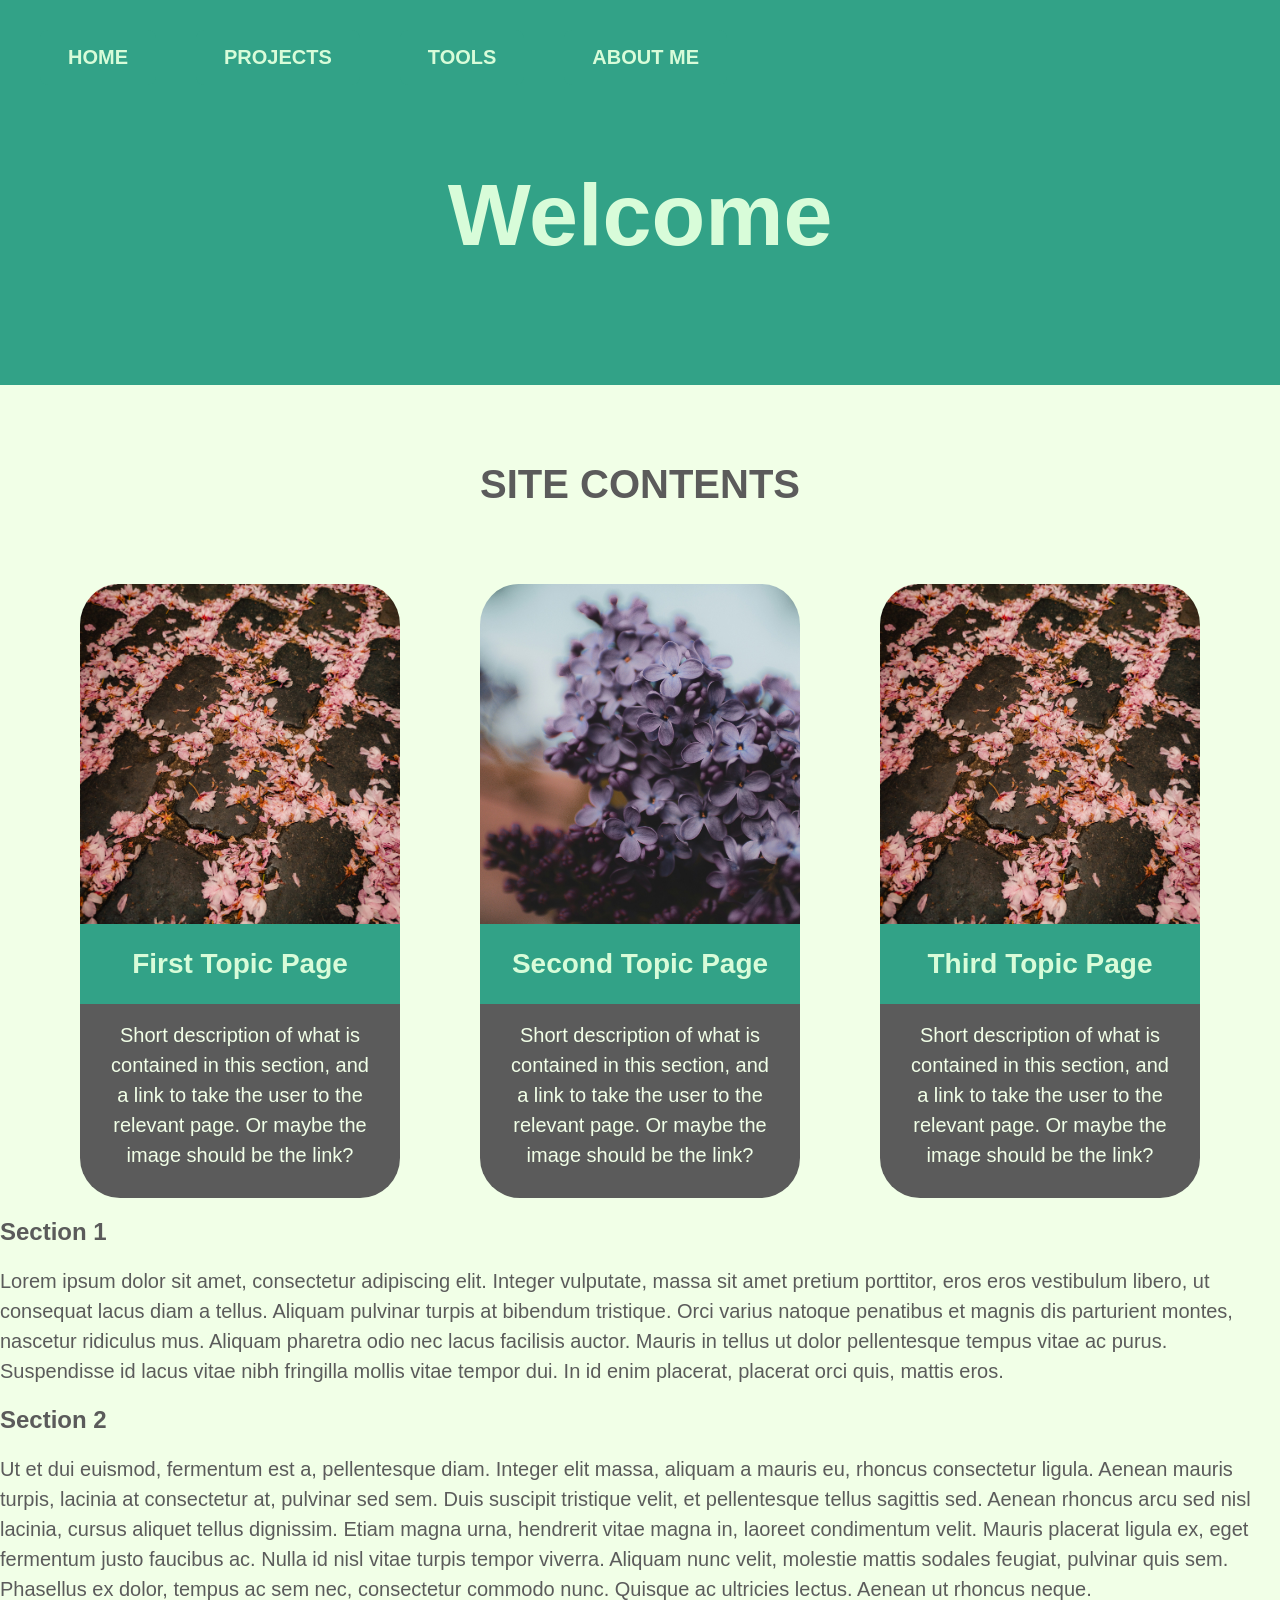
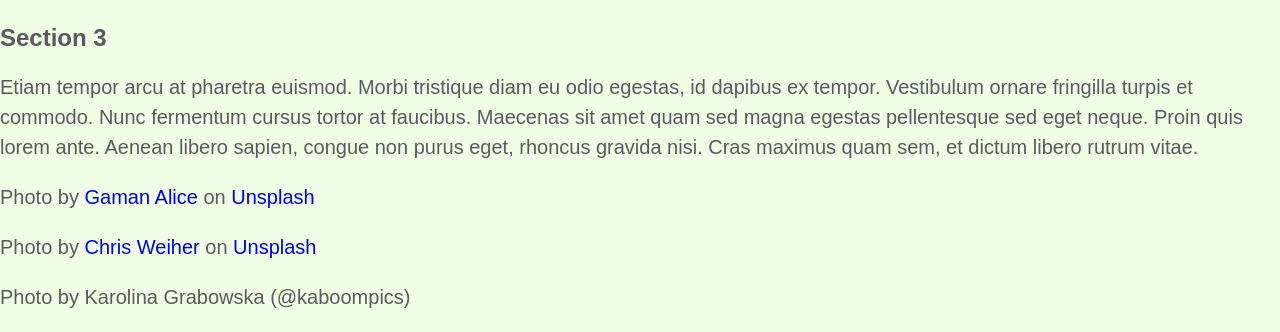
<file: index.html>
<!DOCTYPE html>
<html lang="en">
<head>
    <meta charset="UTF-8">
    <title>Home</title>
    <link rel="stylesheet" href="/style.css">
</head>

<body>
<div class="top-bar">
    <div class="link-buttons">
        <a class="button" href="index.html">HOME</a>
        <a class="button" href="projects/projects.html">PROJECTS</a>
        <a class="button" href="tools/tools.html">TOOLS</a>
        <a class="button" href="about/about.html">ABOUT ME</a>
    </div>
    <h1>Welcome</h1>
</div>
<div class="main-container">
    <h1>SITE CONTENTS</h1>
    <div class="sections-container">
        <div class="section">
            <a href="about/about.html">
                <img src="/images/pink_flowers_path.jpg" alt="Pink Flowers">
            </a>
            <h2>First Topic Page</h2>
            <p>Short description of what is contained in this section, and a link to take the user to the relevant page. Or maybe the image should be the link?</p>
        </div>
        <div class="section">
            <a href="about/about.html">
                <img src="/images/lilacs.jpg" alt="Lilacs">
            </a>
            <h2>Second Topic Page</h2>
            <p>Short description of what is contained in this section, and a link to take the user to the relevant page. Or maybe the image should be the link?</p>
        </div>
        <div class="section">
            <a href="about/about.html">
                <img src="/images/pink_flowers_path.jpg" alt="Pink Flowers">
            </a>
            <h2>Third Topic Page</h2>
            <p>Short description of what is contained in this section, and a link to take the user to the relevant page. Or maybe the image should be the link?</p>
        </div>
    </div>
</div>

<div class="text">
    <h2>Section 1</h2>
    <p>Lorem ipsum dolor sit amet, consectetur adipiscing elit. Integer vulputate, massa sit amet
        pretium porttitor, eros eros vestibulum libero, ut consequat lacus diam a tellus. Aliquam
        pulvinar turpis at bibendum tristique. Orci varius natoque penatibus et magnis dis parturient
        montes, nascetur ridiculus mus. Aliquam pharetra odio nec lacus facilisis auctor. Mauris in tellus
        ut dolor pellentesque tempus vitae ac purus. Suspendisse id lacus vitae nibh fringilla mollis vitae
        tempor dui. In id enim placerat, placerat orci quis, mattis eros. </p>
</div>
<div class="text">
    <h2>Section 2</h2>
    <p>Ut et dui euismod, fermentum est a, pellentesque diam. Integer elit massa, aliquam a mauris eu, rhoncus
        consectetur ligula. Aenean mauris turpis, lacinia at consectetur at, pulvinar sed sem. Duis suscipit
        tristique velit, et pellentesque tellus sagittis sed. Aenean rhoncus arcu sed nisl lacinia, cursus
        aliquet tellus dignissim. Etiam magna urna, hendrerit vitae magna in, laoreet condimentum velit.
        Mauris placerat ligula ex, eget fermentum justo faucibus ac. Nulla id nisl vitae turpis tempor viverra.
        Aliquam nunc velit, molestie mattis sodales feugiat, pulvinar quis sem. Phasellus ex dolor, tempus ac
        sem nec, consectetur commodo nunc. Quisque ac ultricies lectus. Aenean ut rhoncus neque. </p>
</div>
<div class="text">
    <h2>Section 3</h2>
    <p>Etiam tempor arcu at pharetra euismod. Morbi tristique diam eu odio egestas, id dapibus ex tempor.
        Vestibulum ornare fringilla turpis et commodo. Nunc fermentum cursus tortor at faucibus. Maecenas
        sit amet quam sed magna egestas pellentesque sed eget neque. Proin quis lorem ante. Aenean libero
        sapien, congue non purus eget, rhoncus gravida nisi. Cras maximus quam sem, et dictum libero rutrum
        vitae. </p>
</div>

<div class="image-attribution">
    <p>Photo by <a href="https://unsplash.com/@gamanalice3012?utm_source=unsplash&utm_medium=referral&utm_content=creditCopyText">Gaman Alice</a> on <a href="https://unsplash.com/photos/close-up-of-purple-lilac-flowers-in-bloom-kyH41wi8KAM?utm_source=unsplash&utm_medium=referral&utm_content=creditCopyText">Unsplash</a></p>
    <p>Photo by <a href="https://unsplash.com/@chrisvomradio_jpeg?utm_source=unsplash&utm_medium=referral&utm_content=creditCopyText">Chris Weiher</a> on <a href="https://unsplash.com/photos/pink-cherry-blossom-petals-scattered-on-dark-paving-stones-f8AD91kEdM4?utm_source=unsplash&utm_medium=referral&utm_content=creditCopyText">Unsplash</a></p>
    <p>Photo by Karolina Grabowska (@kaboompics)</p>
</div>

</body>

</html>
</file>
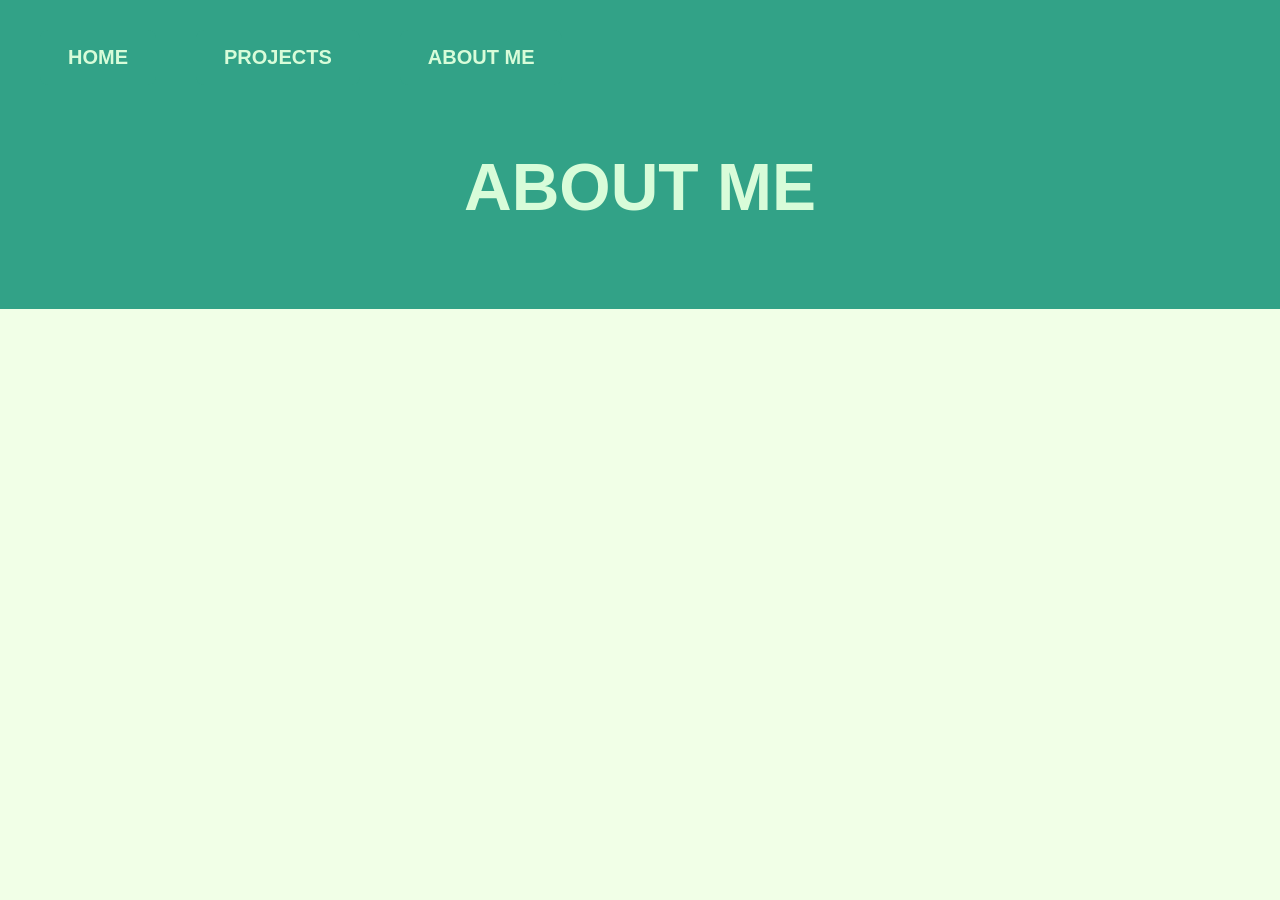
<file: about/about.html>
<!DOCTYPE html>
<html lang="en">
<head>
    <meta charset="UTF-8">
    <title>About Me</title>
    <link rel="stylesheet" href="about.css">
</head>
<body>
<div class="top-bar">
    <div class="link-buttons">
        <a class="button" href="/index.html">HOME</a>
        <a class="button" href="pages/">PROJECTS</a>
        <a class="button" href="about.html">ABOUT ME</a>
    </div>
    <h1>ABOUT ME</h1>
</div>
</body>
</html>
</file>
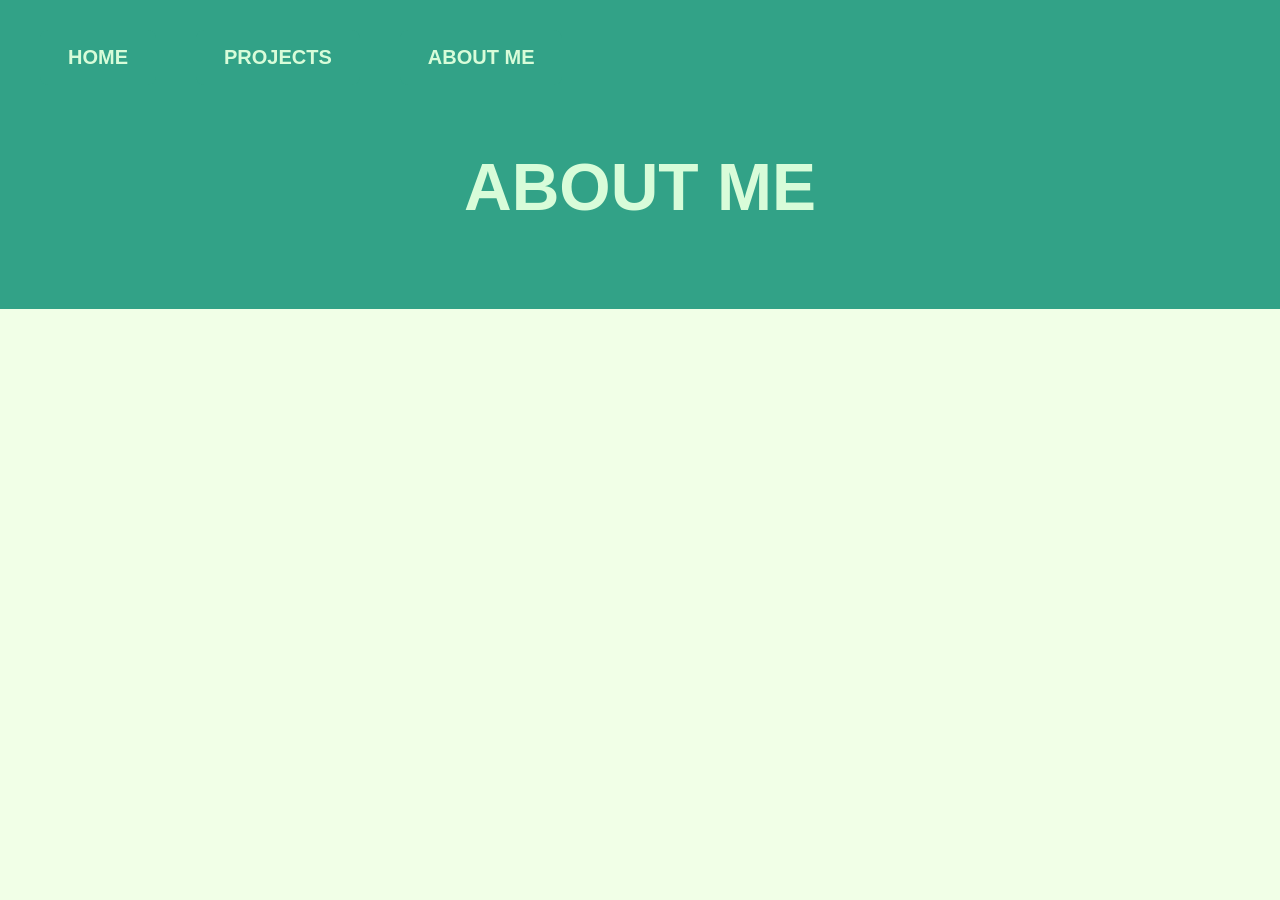
<file: projects/projects.html>
<!DOCTYPE html>
<html lang="en">
<head>
    <meta charset="UTF-8">
    <title>Projects</title>
    <link rel="stylesheet" href="projects.css">
</head>
<body>
<div class="top-bar">
    <div class="link-buttons">
        <a class="button" href="../index.html">HOME</a>
        <a class="button" href="projects.html">PROJECTS</a>
        <a class="button" href="../about/about.html">ABOUT ME</a>
    </div>
    <h1>ABOUT ME</h1>
</div>
</body>
</html>
</file>
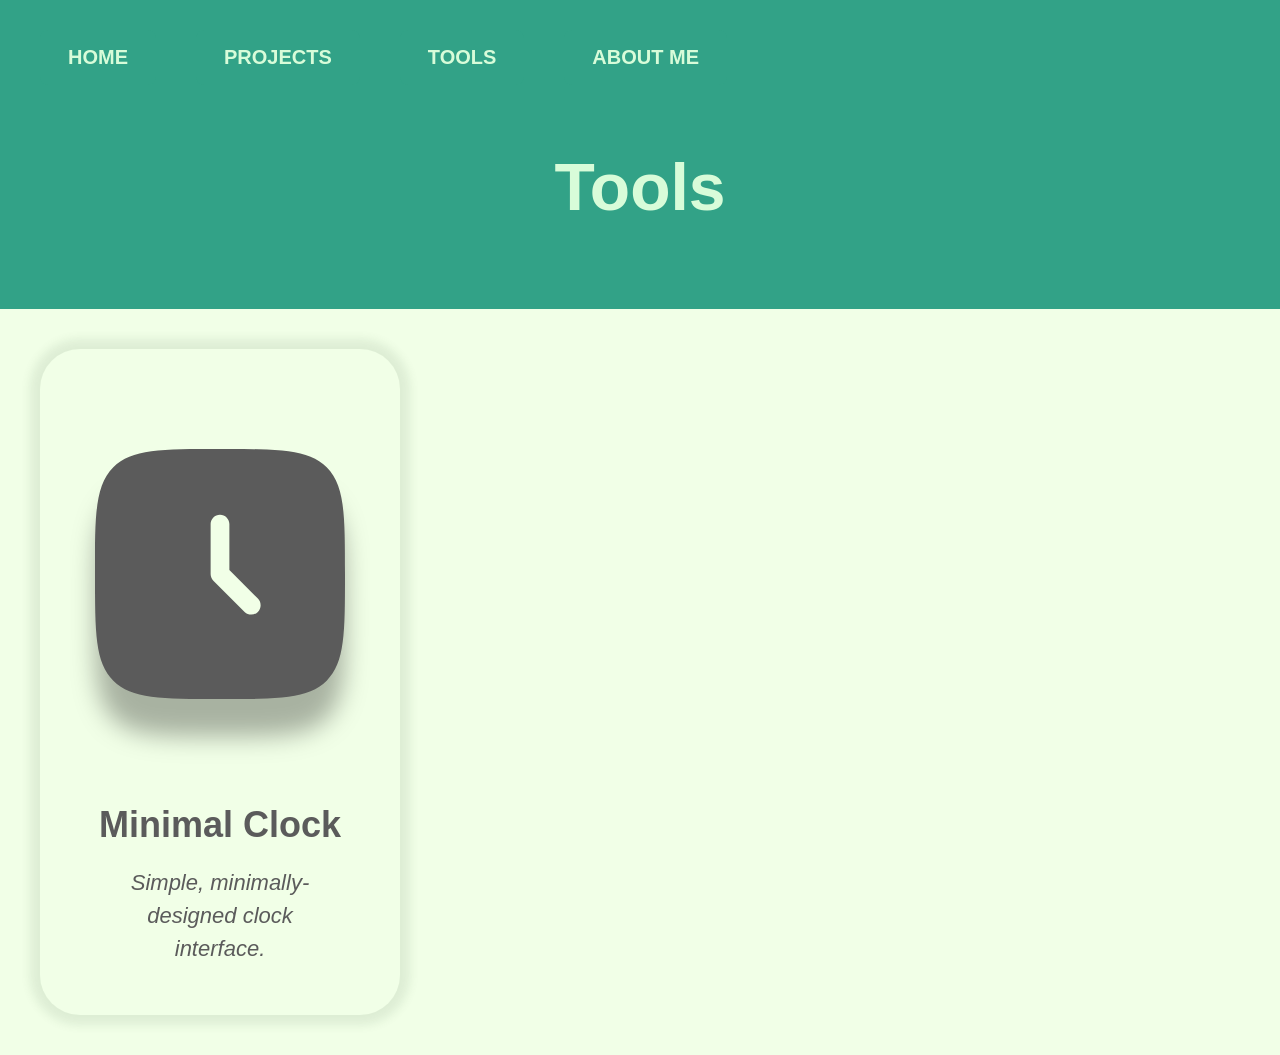
<file: tools/tools.html>
<!DOCTYPE html>
<html lang="en">
<head>
    <meta charset="UTF-8">
    <title>Tools</title>
    <link rel="stylesheet" href="tools.css">
</head>
<body>
<div class="top-bar">
    <div class="link-buttons">
        <a class="button" href="/index.html">HOME</a>
        <a class="button" href="/projects/projects.html">PROJECTS</a>
        <a class="button" href="tools.html">TOOLS</a>
        <a class="button" href="/about/about.html">ABOUT ME</a>
    </div>
    <h1>Tools</h1>
</div>

<div class="tools-container">
    <div class="tool-item">
        <a href="minimal-clock/minimal-clock.html" >
        <!--NOTE: default window fit is < 2 2 20 20>-->
            <svg class="custom-icon" viewBox="0 2 24 26">
                <path class="icon-background" d="M2 12C2 7.28595 2 4.92893 3.46447 3.46447C4.92893 2 7.28595 2 12 2C16.714 2 19.0711 2 20.5355 3.46447C22 4.92893 22 7.28595 22 12C22 16.714 22 19.0711 20.5355 20.5355C19.0711 22 16.714 22 12 22C7.28595 22 4.92893 22 3.46447 20.5355C2 19.0711 2 16.714 2 12Z" fill="#1C274C"/>
                <path class="icon-details" fill-rule="evenodd" clip-rule="evenodd" d="M12 7.25C12.4142 7.25 12.75 7.58579 12.75 8V11.6893L15.0303 13.9697C15.3232 14.2626 15.3232 14.7374 15.0303 15.0303C14.7374 15.3232 14.2626 15.3232 13.9697 15.0303L11.4697 12.5303C11.329 12.3897 11.25 12.1989 11.25 12V8C11.25 7.58579 11.5858 7.25 12 7.25Z" fill="white"/>
            </svg>
        </a>
        <h1>Minimal Clock</h1>
        <p>Simple, minimally-designed clock interface.</p>
    </div>
</div>

</body>
</html>
</file>
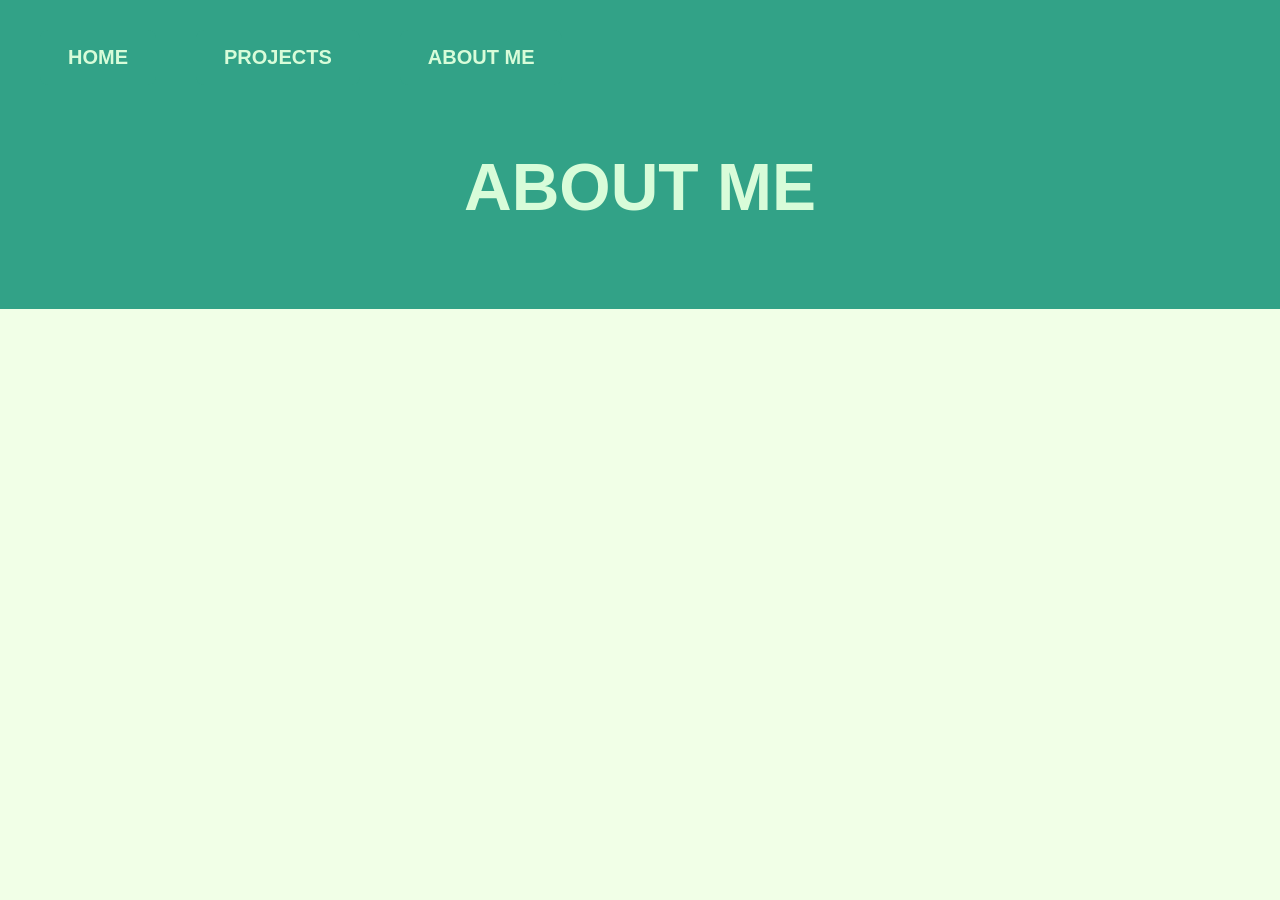
<file: pages/about/about.html>
<!DOCTYPE html>
<html lang="en">
<head>
    <meta charset="UTF-8">
    <title>Title</title>
    <link rel="stylesheet" href="about.css">
</head>
<body>
<div class="top-bar">
    <div class="link-buttons">
        <a class="button" href="/index.html">HOME</a>
        <a class="button" href="pages/">PROJECTS</a>
        <a class="button" href="about.html">ABOUT ME</a>
    </div>
    <h1>ABOUT ME</h1>
</div>
</body>
</html>
</file>
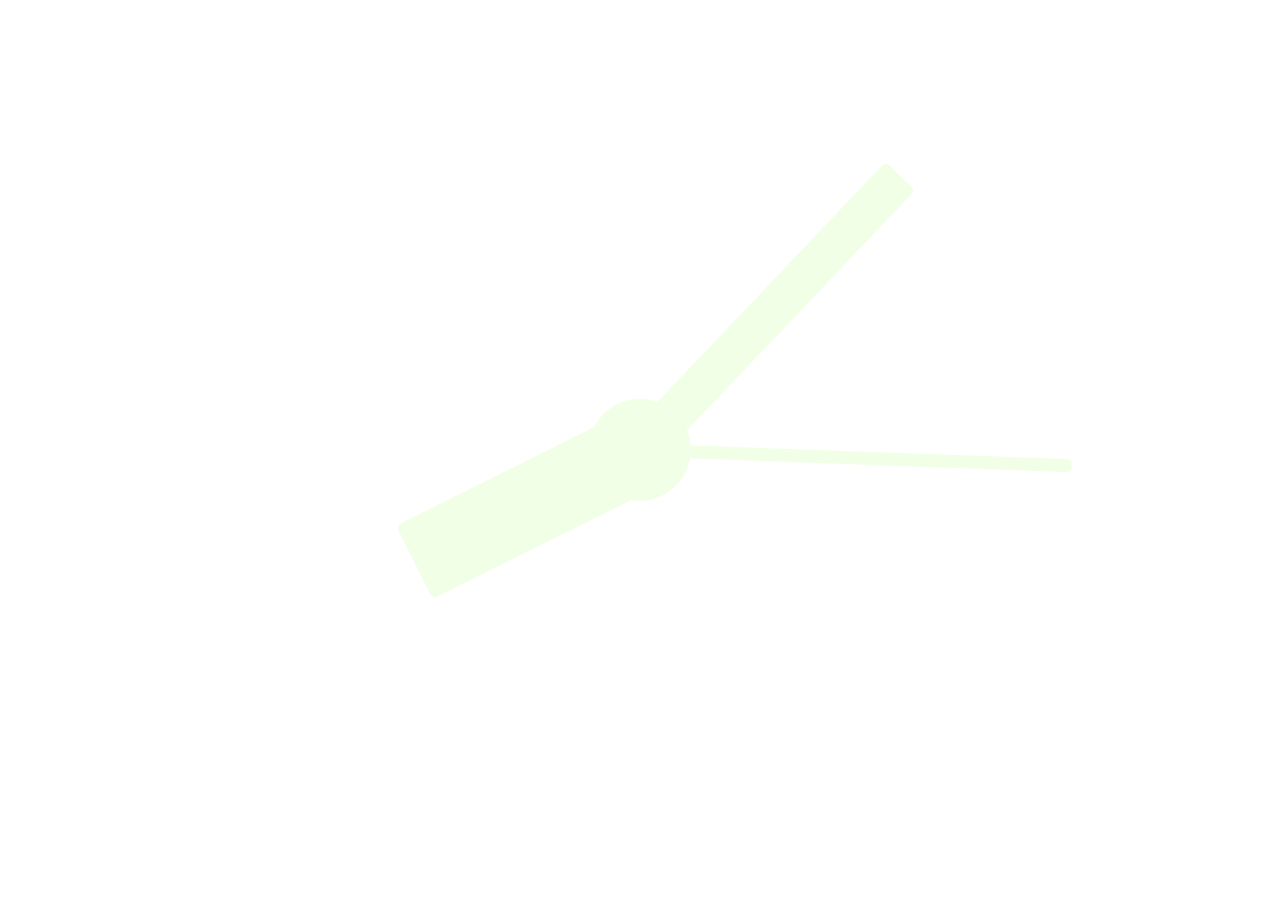
<file: tools/minimal-clock/clock-test.html>
<!DOCTYPE html>
<html lang="en">
<head>
    <meta charset="UTF-8">
    <title><!DOCTYPE html>
        <html lang="en">
        <head>
        <meta charset="UTF-8">
        <title>Clock Test</title>
    <link rel="stylesheet" href="clock-test.css">
    <script src="clock.js" defer></script>
</head>
<body>
<div class="clock">

    <div class="hand hour-hand"></div>
    <div class="hand minute-hand"></div>
    <div class="hand second-hand"></div>
    <div class="center-circle"></div>
</div>
</body>
</html>
</file>
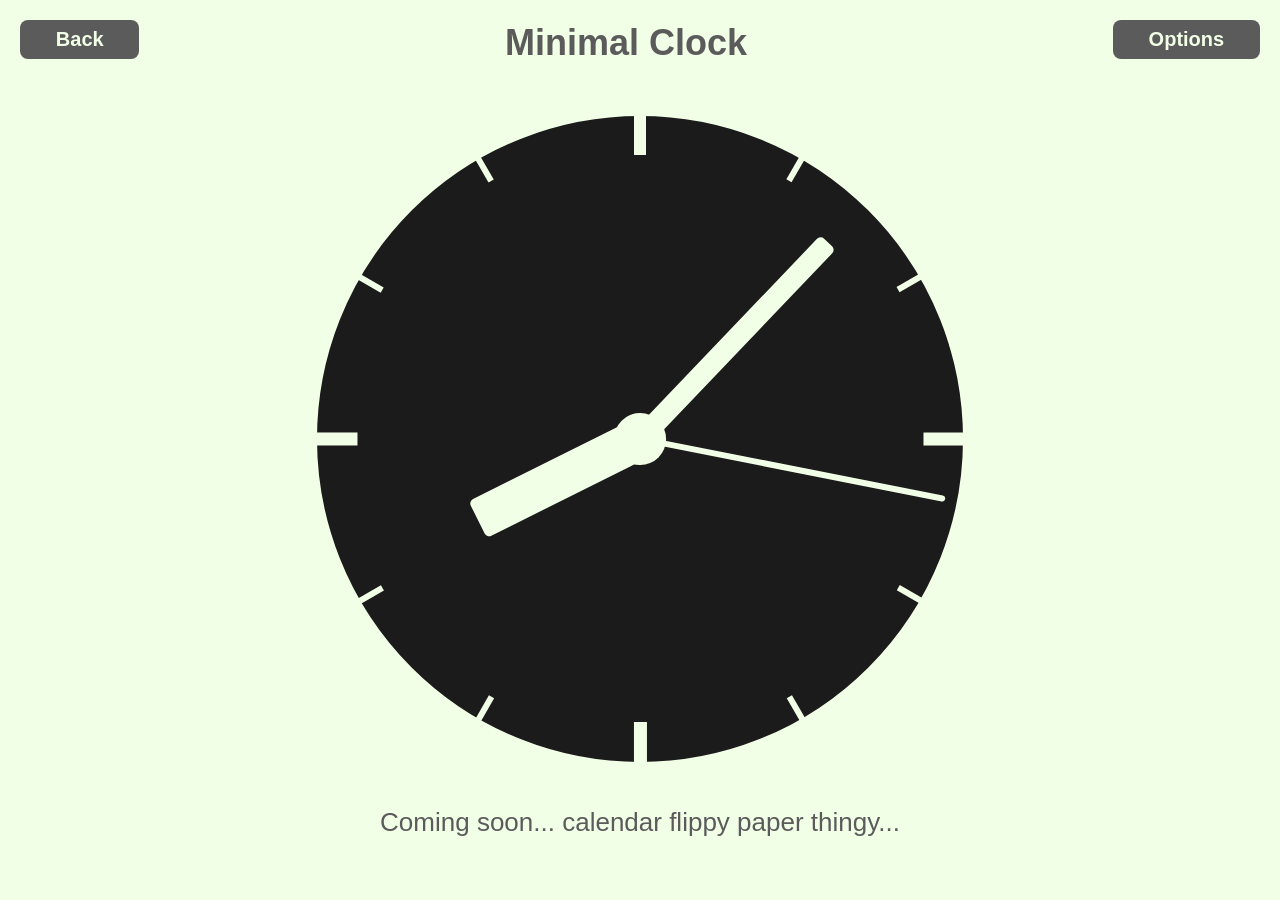
<file: tools/minimal-clock/minimal-clock.html>
<!DOCTYPE html>
<html lang="en">
<head>
    <meta charset="UTF-8">
    <title><!DOCTYPE html>
        <html lang="en">
        <head>
        <meta charset="UTF-8">
        <title>Minimal Timer</title>
    <link rel="stylesheet" href="minimal-clock.css">
    <script src="clock.js" defer></script>
</head>
<body>
<div class="top-bar">
    <a class="button" href="../tools.html">Back</a>
    <h1 class="title">Minimal Clock</h1>
    <h1 class="button">Options</h1>
</div>


<div class="main-container">
    <div class="clock">
        <div class="hand hour-hand"></div>
        <div class="hand minute-hand"></div>
        <div class="hand second-hand"></div>
        <div class="center-circle"></div>
        <div class="tick-mark medium" style="--i: 1;"></div>
        <div class="tick-mark medium" style="--i: 2;"></div>
        <div class="tick-mark large" style="--i: 3;"></div>
        <div class="tick-mark medium" style="--i: 4;"></div>
        <div class="tick-mark medium" style="--i: 5;"></div>
        <div class="tick-mark large" style="--i: 6;"></div>
        <div class="tick-mark medium" style="--i: 7;"></div>
        <div class="tick-mark medium" style="--i: 8;"></div>
        <div class="tick-mark large" style="--i: 9;"></div>
        <div class="tick-mark medium" style="--i: 10;"></div>
        <div class="tick-mark medium" style="--i: 11;"></div>
        <div class="tick-mark large" style="--i: 12;"></div>
    </div>
    <p>Coming soon... calendar flippy paper thingy...</p>
</div>

</body>
</file>
<file: style.css>
/* 
original sea-green: 32A287
*/

body {
    background-color: #F1FFE7;
    color: #5B5B5B;
    font-family: "Roboto", sans-serif;
    margin: 0;
}

a {
    text-decoration: none;
}

p {
    font-size: 20px;
    line-height: 1.5;
}



.top-bar {
    background-color: #32A287;
    color: #D8FCD9;
    display: flex;
    flex-direction: column;
    gap: 20px;
    padding-top: 30px;
    padding-bottom: 60px;
    padding-left: 40px;
    padding-right: 40px;
}

.top-bar h1 {
    font-size: 88px;
    align-self: center;
}

.link-buttons {
    display: flex;
    justify-content: left;
    gap: 40px;
    align-items: center;
}

.link-buttons .button {
    color: #D8FCD9;
    font-weight: 800;
    font-size: 20px;
    background-color: #32A287;
    border-radius: 8px;
    padding: 16px 28px;
}



.main-container {
    display: flex;
    flex-direction: column;
    align-items: center;
    margin: 20px 80px;
    gap: 20px;
}

.main-container h1 {
    font-size: 40px;
    padding: 30px
}

.sections-container {
    display: flex;
    /*flex-wrap: wrap;*/
    justify-content: space-evenly;
    gap: 80px;
    align-items: stretch;
}

.section {
    display: flex;
    flex-direction: column;
    align-items: stretch;
    /* flex: 0 1 250px; */
    /*background-color: #32A287;*/
    color: #D8FCD9;
    padding: 0 0;
    text-align: center;
}


.sections-container img {
    width: 100%;
    height: 340px;
    object-fit: cover;
    border-radius: 12% 12% 0 0;
    margin-bottom: 0;
    display: block;
}

.sections-container h2 {
    background-color: #32A287;
    margin: 0;
    font-size: clamp(12px, 2.5vw, 28px);
    padding: 20px 16px 20px 16px;
    display: flex;
    justify-content: center;
    align-items: center;
    height: 40px;
    text-wrap: balance;
}

.sections-container p {
    background-color: #5B5B5B;
    color: #F1FFE7;
    border-radius: 0 0 40px 40px;
    margin-top: 0;
    margin-bottom: 0;
    padding: 16px 30px 28px 30px;
}
</file>
<file: about/about.css>
body {
    background-color: #F1FFE7;
    color: #5B5B5B;
    font-family: "Roboto", sans-serif;
    margin: 0;
}

a {
    text-decoration: none;
}

p {
    font-size: 20px;
    line-height: 1.5;
}



.top-bar {
    background-color: #32A287;
    color: #D8FCD9;
    display: flex;
    flex-direction: column;
    gap: 20px;
    padding-top: 30px;
    padding-bottom: 40px;
    padding-left: 40px;
    padding-right: 40px;
}

.top-bar h1 {
    font-size: 66px;
    align-self: center;
}

.link-buttons {
    display: flex;
    justify-content: left;
    gap: 40px;
    align-items: center;
}

.link-buttons .button {
    color: #D8FCD9;
    font-weight: 800;
    font-size: 20px;
    background-color: #32A287;
    border-radius: 8px;
    padding: 16px 28px;
}
</file>
<file: projects/projects.css>
body {
    background-color: #F1FFE7;
    color: #5B5B5B;
    font-family: "Roboto", sans-serif;
    margin: 0;
}

a {
    text-decoration: none;
}

p {
    font-size: 20px;
    line-height: 1.5;
}



.top-bar {
    background-color: #32A287;
    color: #D8FCD9;
    display: flex;
    flex-direction: column;
    gap: 20px;
    padding-top: 30px;
    padding-bottom: 40px;
    padding-left: 40px;
    padding-right: 40px;
}

.top-bar h1 {
    font-size: 66px;
    align-self: center;
}

.link-buttons {
    display: flex;
    justify-content: left;
    gap: 40px;
    align-items: center;
}

.link-buttons .button {
    color: #D8FCD9;
    font-weight: 800;
    font-size: 20px;
    background-color: #32A287;
    border-radius: 8px;
    padding: 16px 28px;
}
</file>
<file: tools/tools.css>
/** {*/
/*    border: 1px solid red;*/
/*}*/

body {
    background-color: #F1FFE7;
    color: #5B5B5B;
    font-family: "Roboto", sans-serif;
    margin: 0;
}

a {
    text-decoration: none;
}

p {
    font-size: 20px;
    line-height: 1.5;
}



.top-bar {
    background-color: #32A287;
    color: #D8FCD9;
    display: flex;
    flex-direction: column;
    gap: 20px;
    padding-top: 30px;
    padding-bottom: 40px;
    padding-left: 40px;
    padding-right: 40px;
}

.top-bar h1 {
    font-size: 66px;
    align-self: center;
}

.link-buttons {
    display: flex;
    justify-content: left;
    gap: 40px;
    align-items: center;
}

.link-buttons .button {
    color: #D8FCD9;
    font-weight: 800;
    font-size: 20px;
    background-color: #32A287;
    border-radius: 8px;
    padding: 16px 28px;
}



.tools-container {
    padding: 40px;
}

.tool-item {
    /* When adding multiple, can use
    a CSS grid to auto scale width 
    in a reasonable range (like 240
    to 360px) and the SVG should
    stay a reasonable size in
    proportion to the container. */
    width: 300px;
    display: flex;
    flex-direction: column;
    justify-content: flex-start;
    align-items: center;
    padding: 100px 30px 50px 30px;
    border-radius: 40px;
    background-color: #F1FFE7;
    /*background-image: radial-gradient(circle, #F1FFE7, #D8FCD9);*/
    box-shadow: 0 0 10px 10px rgb(74 103 76 / 0.11);
}

.tool-item svg:hover {
    /*background-color: #d2dbcc;*/
    transform: scale(1.15)
}

.tool-item svg {
    display: flex;
    margin: 0;
    height: auto; /* Adjust the value as needed */
    width: 100%;
}

.tool-item svg .icon-background{
    fill: #5B5B5B;
    filter: drop-shadow(0px 3px 1px rgb(0 0 0 / 0.3));
}

.tool-item svg .icon-details{
    fill: #F1FFE7;
}

.tool-item h1, p {
    margin: 0;
    text-align: center;
    color: #5B5B5B;
}

.tool-item h1 {
    font-size: 36px;
    margin: 30px 0 20px 0;
}

.tool-item p {
    font-size: 22px;
    width: 75%;
    font-style: italic;
}
</file>
<file: pages/about/about.css>
body {
    background-color: #F1FFE7;
    color: #5B5B5B;
    font-family: "Roboto", sans-serif;
    margin: 0;
}

a {
    text-decoration: none;
}

p {
    font-size: 20px;
    line-height: 1.5;
}



.top-bar {
    background-color: #32A287;
    color: #D8FCD9;
    display: flex;
    flex-direction: column;
    gap: 20px;
    padding-top: 30px;
    padding-bottom: 40px;
    padding-left: 40px;
    padding-right: 40px;
}

.top-bar h1 {
    font-size: 66px;
    align-self: center;
}

.link-buttons {
    display: flex;
    justify-content: left;
    gap: 40px;
    align-items: center;
}

.link-buttons .button {
    color: #D8FCD9;
    font-weight: 800;
    font-size: 20px;
    background-color: #32A287;
    border-radius: 8px;
    padding: 16px 28px;
}
</file>
<file: tools/minimal-clock/clock-test.css>
.center-circle {
    content: '';
    width: 8.0%;
    aspect-ratio: 1 / 1;
    background-color: #F1FFE7;
    position: absolute;
    top: 50%;
    left: 50%;
    border-radius: 50%;
    transform: translate(-50%, -50%);
    z-index: 10;
}

.hand {
    position: absolute;
    bottom: 50%;
    left: 50%;
    transform-origin: bottom center;
    transform: translate(-50%) rotate(0deg);
    border-radius: 5px;
}
/* NOTE: 38% makes hand reach outer edge */

/* Hour Hand */
.hour-hand {
    width: 6.4%;
    height: 28%;
    background-color: #F1FFE7;
    /*transform: translate(-50%) rotate(40deg);*/
}

/* Minute Hand */
.minute-hand {
    width: 3.2%;
    height: 42%;
    background-color: #F1FFE7;
    /*transform: translate(-50%) rotate(150deg);*/
}

/* Second Hand */
.second-hand {
    width: 1.0%;
    height: 48.0%;
    background-color: #F1FFE7;
    /*transform: translate(-50%) rotate(290deg);*/
}
</file>
<file: tools/minimal-clock/minimal-clock.css>
/** {*/
/*    border: 1px solid red;*/
/*}*/

body {
    background-color: #F1FFE7;
    color: #5B5B5B;
    font-family: "Roboto", sans-serif;
    margin: 0;
}

a {
    text-decoration: none;
}

p {
    font-size: 20px;
    line-height: 1.5;
}

.top-bar {
    color: #D8FCD9;
    display: flex;
    justify-content: space-between;
    padding-left: 20px;
    padding-right: 20px;
    margin-bottom: 3vh;
}

.top-bar .button {
    color: #F1FFE7;
    height: 2.2vh;
    line-height: 2.2vh;
    text-align: center;
    font-weight: 800;
    font-size: 20px;
    background-color: #5B5B5B;
    border-radius: 8px;
    margin-top: 2.2vh;
    padding: 1.1vh 2.8vw;
}

.top-bar .title {
    color: #5B5B5B;
    font-size: 36px;
    margin-top: 2.4vh;
    text-align: center;
}

.main-container {
    display: grid;
    place-items: center;
    width: 100vw;
    /*height: 100vh;*/
    margin: 0;
}

.main-container p {
    margin: 40px 60px 20px 60px;
    color: #5B5B5B;
    font-size: 26px;
    text-align: center;
}

/* CLOCK DESIGN*/
.clock {
    width: 72vmin;
    height: 72vmin;
    aspect-ratio: 1 / 1;
    position: relative;
    overflow: hidden;
    background-color: #1c1b1b;
    border-radius: 50%;
    /*border: 20px solid #1c1b1b;*/     
    outline: 1vh solid #F1FFE7;
    outline-offset: -1px;
}

.center-circle {
    content: '';
    width: 8.0%;
    aspect-ratio: 1 / 1;
    background-color: #F1FFE7;
    position: absolute;
    top: 50%;
    left: 50%;
    border-radius: 50%;
    transform: translate(-50%, -50%);
    z-index: 10;
}

.tick-mark {
    position: absolute;
    width: 1.5%;
    height: 6.25%;
    background-color: #F1FFE7;
    left: calc(50% - 0.75%);
    top: 0;
    transform-origin: 50% 800%;
    transform: rotate(calc(var(--i) * 30deg));
}

.large {
    width: 2.0%;
    height: 6.25%;
    left: calc(50% - 1.0%);
    transform-origin: 50% 800%;
}

.medium {
    width: 1.0%;
    height: 4%;
    left: calc(50% - 0.5%);
    transform-origin: 50% 1250%;
}

.hand {
    position: absolute;
    bottom: 50%;
    left: 50%;
    transform-origin: bottom center;
    transform: translate(-50%) rotate(0deg);
    border-radius: 5px;
}
/* NOTE: 38% makes hand reach outer edge */

/* Hour Hand */
.hour-hand {
    width: 6.4%;
    height: 28%;
    background-color: #F1FFE7;
    /*transform: translate(-50%) rotate(40deg);*/
}

/* Minute Hand */
.minute-hand {
    width: 3.2%;
    height: 42%;
    background-color: #F1FFE7;
    /*transform: translate(-50%) rotate(150deg);*/
}

/* Second Hand */
.second-hand {
    width: 1.0%;
    height: 48.0%;
    background-color: #F1FFE7;
    /*transform: translate(-50%) rotate(290deg);*/
}
</file>
